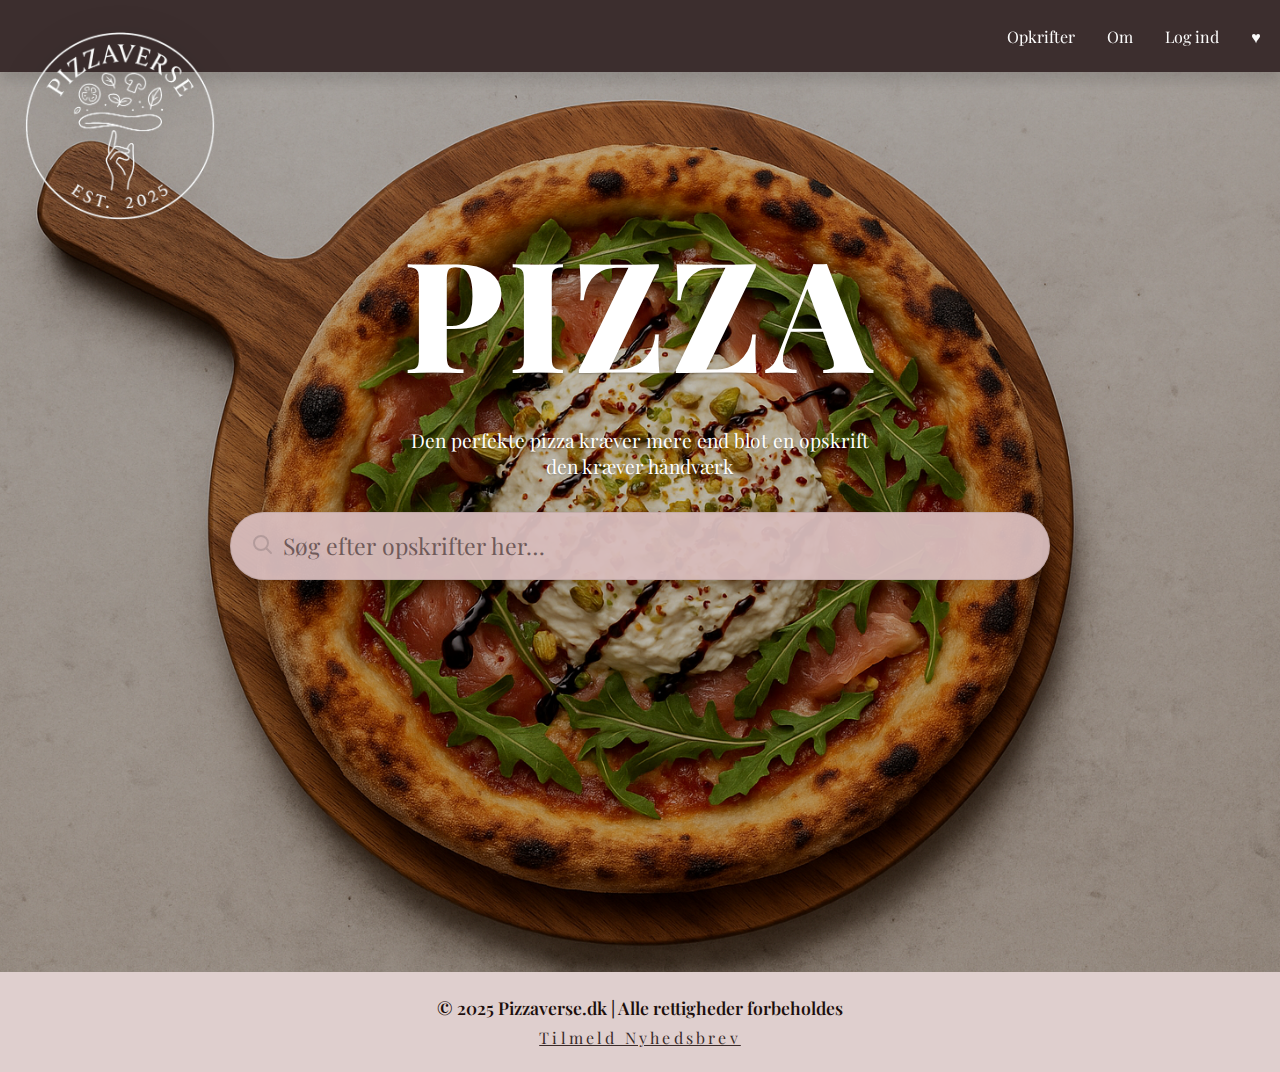
<file: index.html>
<!DOCTYPE html>
<html lang="da">
  <head>
    <meta charset="UTF-8" />
    <meta name="robots" content="index,follow" />
    <meta name="viewport" content="width=device-width, initial-scale=1.0" />

    <!-- favicon -->
    <link
      rel="apple-touch-icon"
      sizes="180x180"
      href="/fav/apple-touch-icon.png"
    />
    <link
      rel="icon"
      type="image/png"
      sizes="32x32"
      href="/fav/favicon-32x32.png"
    />
    <link
      rel="icon"
      type="image/png"
      sizes="16x16"
      href="/fav/favicon-16x16.png"
    />
    <link rel="manifest" href="/fav/site.webmanifest" />

    <!-- Playfair Display -->
    <link
      href="https://fonts.googleapis.com/css2?family=Playfair+Display:wght@400;700;800&display=swap"
      rel="stylesheet"
    />

    <!-- CSS -->
    <link rel="stylesheet" href="generel.css" />
    <link rel="stylesheet" href="layout.css" />

    <!-- JS -->
    <script src="menu.js" defer></script>

    <title>Pizzaverse</title>
  </head>
  <body>
    <!-- HEADER -->
    <header class="site-header">
      <a href="index.html" class="logo-badge" aria-label="Pizzaverse forside">
        <img src="pizzavereselogo-kopi.png" alt="Pizzaverse logo" />
      </a>

      <nav class="site-nav">
        <ul class="menu" id="primary-menu">
          <li>
            <button
              id="opskrifterBtn"
              class="menu-link"
              aria-expanded="false"
              aria-controls="opskrifterPanel"
            >
              Opkrifter
            </button>
          </li>
          <li><a href="om.html">Om</a></li>

          <li>
            <button
              id="loginBtn"
              class="menu-link"
              aria-expanded="false"
              aria-controls="loginPanel"
            >
              Log ind
            </button>
          </li>

          <li>
            <a href="favoritter.html" class="heart" aria-label="Favoritter"
              >♥</a
            >
          </li>
        </ul>

        <button
          class="burger"
          aria-label="Menu"
          aria-expanded="false"
          aria-controls="primary-menu"
        >
          <span class="line"></span><span class="line"></span
          ><span class="line"></span>
        </button>

        <!-- Panel niveau 1 (Opkrifter) -->
        <div
          id="opskrifterPanel"
          class="overlay-panel"
          role="menu"
          aria-labelledby="opskrifterBtn"
        >
          <ul>
            <li><a role="menuitem" href="pizzadej.html">Pizzadej</a></li>
            <li><a role="menuitem" href="#">Sunde pizzavalg</a></li>
            <li><a role="menuitem" href="#">Step it up (hurtig)</a></li>
            <li><a role="menuitem" href="#">Budgetvenlige</a></li>
            <li>
              <a id="raavarerLink" role="menuitem" href="#"
                >De bedste råvarer</a
              >
            </li>
            <li><a role="menuitem" href="#">Kreative & eksklusive</a></li>
            <li><a role="menuitem" href="#">Dessertpizza</a></li>
          </ul>
        </div>

        <!-- Panel niveau 2 (modal ovenpå niveau 1) -->
        <div
          id="raavarerPanel"
          class="overlay-panel overlay-modal"
          role="menu"
          aria-hidden="true"
        >
          <ul>
            <li>
              <a role="menuitem" href="svtrpiz.html">Svampe & Trøffel Pizza</a>
            </li>
            <li><a role="menuitem" href="PaRa.html">Pancetta & Ramsløg</a></li>
            <li>
              <a role="menuitem" href="RiCi.html">Ricotta & Citron Pizza</a>
            </li>
            <li>
              <a role="menuitem" href="MaBu.html">Margherita med Burrata</a>
            </li>
            <li><a role="menuitem" href="PrRu.html">Prosciutto & Rucola</a></li>
          </ul>
        </div>
        <!-- LOGIN panel (overlay som modal) -->
        <div
          id="loginPanel"
          class="overlay-panel overlay-modal"
          role="dialog"
          aria-labelledby="loginTitle"
          aria-modal="true"
          aria-hidden="true"
        >
          <h2 id="loginTitle" style="margin: 0 0 0.25rem">
            Log ind i Pizzaverse
          </h2>
          <p style="opacity: 0.85; margin: 0 0 1rem">
            Udfyld formularen nedenfor med din email og adgangskode.
          </p>

          <form class="login-form" novalidate>
            <h3>Log ind i Pizzaverse</h3>
            <p class="login-intro">
              Udfyld formularen nedenfor med din email og adgangskode.
            </p>

            <label for="loginEmail">Brugernavn eller e-mailadresse</label>
            <input
              id="loginEmail"
              type="email"
              placeholder="fx: navn@mail.dk"
              autocomplete="username"
            />

            <div class="field field--password">
              <label for="loginPwd">Adgangskode</label>
              <input
                id="loginPwd"
                type="password"
                placeholder="••••••••"
                autocomplete="current-password"
              />
              <a class="forgot" href="#">Glemt adgangskode?</a>
            </div>

            <label class="remember">
              <input type="checkbox" id="rememberMe" />
              Husk mig
            </label>

            <a class="signup" href="#">Tilmeld dig nu</a>

            <button class="btn btn-block" type="submit">Log ind</button>
          </form>
        </div>
      </nav>
      <!-- Backdrop (mørk baggrund til niveau 2) -->
      <div id="overlayBackdrop" class="overlay-backdrop" hidden></div>
    </header>

    <!-- HERO -->
    <main>
      <section
        class="forside-baggrund"
        style="--hero: url('pizzabaggrund1-kopi.png')"
      >
        <div class="hero-content">
          <h1>PIZZA</h1>
          <p class="hero-subtitle">
            Den perfekte pizza kræver mere end blot en opskrift<br />
            den kræver håndværk
          </p>

          <form
            class="hero-search"
            role="search"
            action="opskrifter.html"
            method="get"
          >
            <label class="sr-only" for="q">Søg efter opskrifter</label>
            <span class="search-icon" aria-hidden="true">
              <svg viewBox="0 0 24 24" width="24" height="24">
                <circle
                  cx="11"
                  cy="11"
                  r="7"
                  stroke="currentColor"
                  stroke-width="2"
                  fill="none"
                />
                <line
                  x1="16.5"
                  y1="16.5"
                  x2="21"
                  y2="21"
                  stroke="currentColor"
                  stroke-width="2"
                  stroke-linecap="round"
                />
              </svg>
            </span>
            <input
              id="q"
              name="q"
              type="search"
              placeholder="Søg efter opskrifter her…"
            />
            <button type="submit" class="sr-only">Søg</button>
          </form>
        </div>
      </section>
    </main>

    <!-- FOOTER -->
    <footer>
      <p>© 2025 Pizzaverse.dk | Alle rettigheder forbeholdes</p>
      <a href="#" class="nyhedsbrev">Tilmeld Nyhedsbrev</a>
    </footer>
  </body>
</html>
</file>
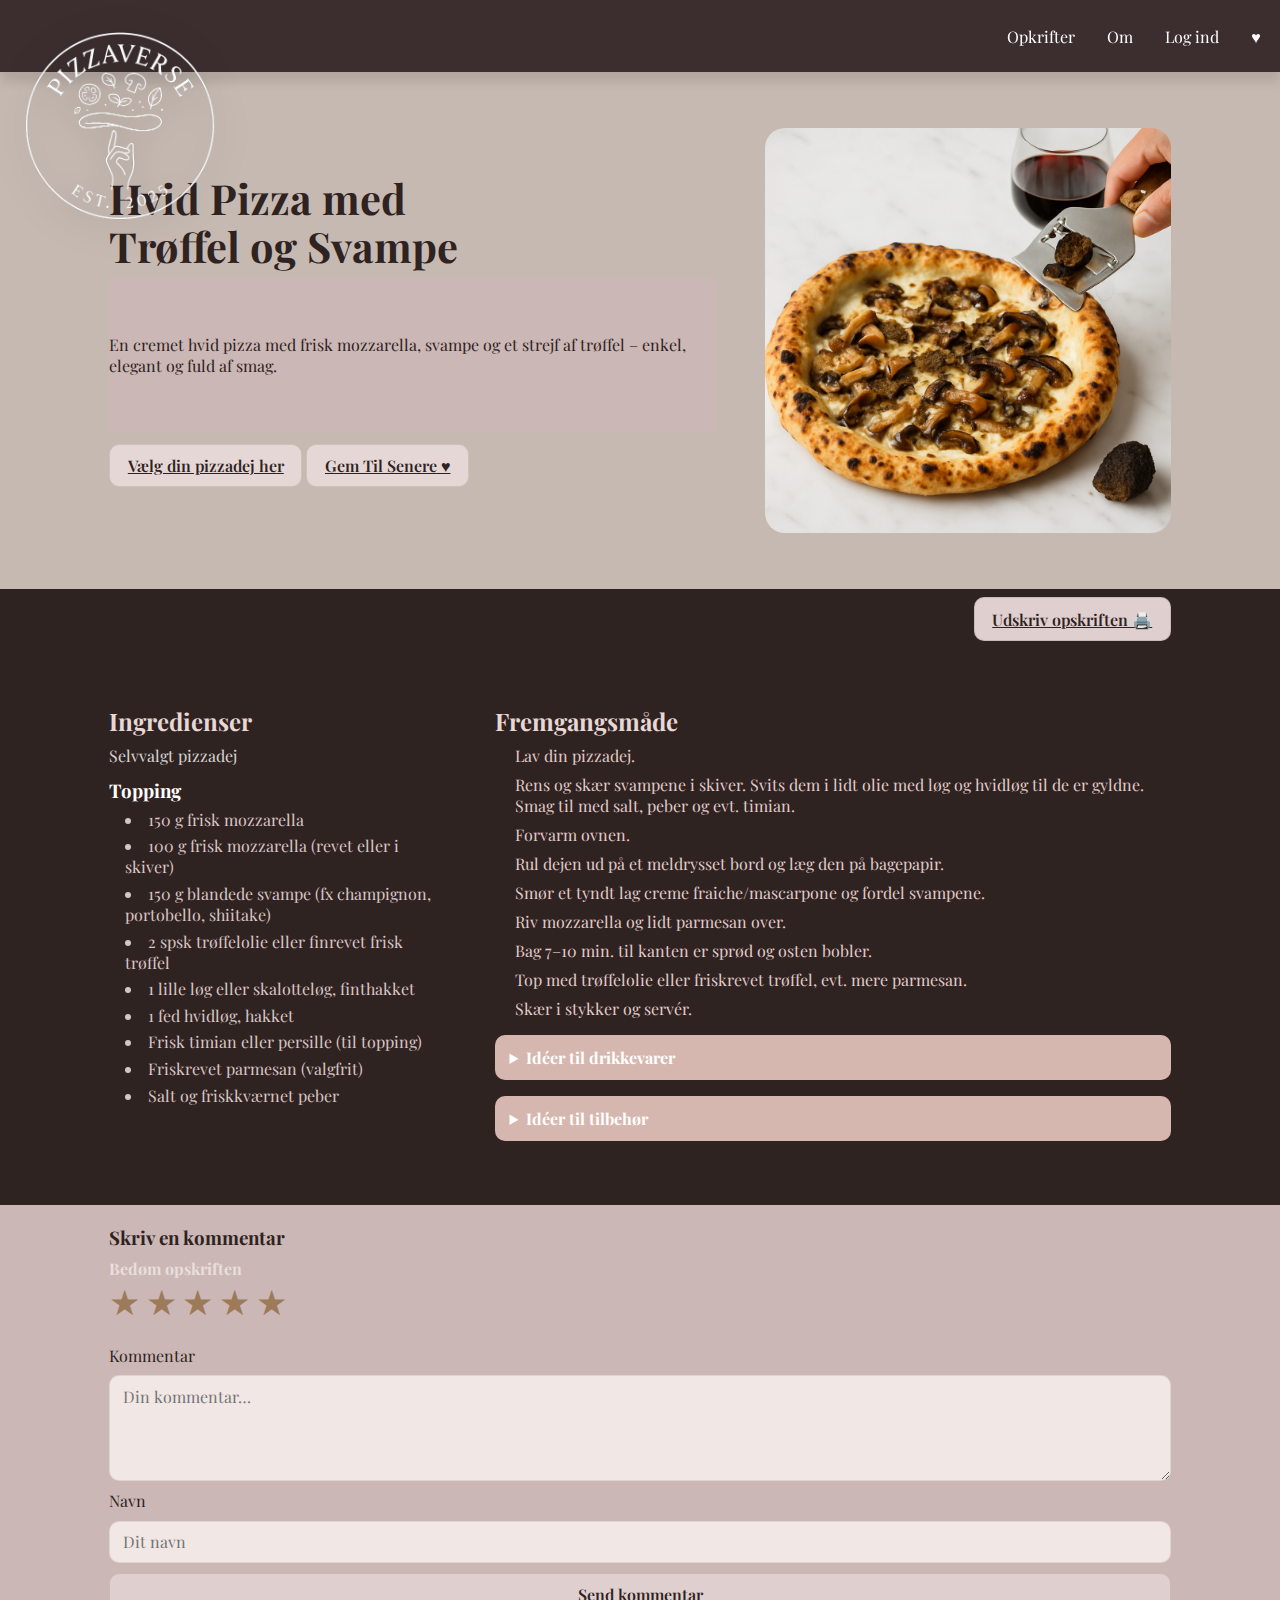
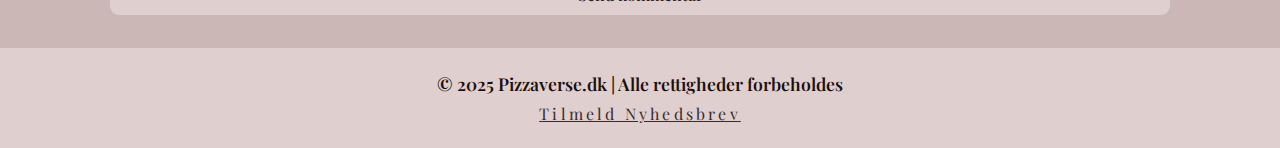
<file: svtrpiz.html>
<!DOCTYPE html>
<html lang="da">
  <head>
    <meta charset="UTF-8" />
    <meta name="robots" content="index,follow" />
    <meta name="viewport" content="width=device-width, initial-scale=1.0" />

    <!-- favicon -->
    <link
      rel="apple-touch-icon"
      sizes="180x180"
      href="/fav/apple-touch-icon.png"
    />
    <link
      rel="icon"
      type="image/png"
      sizes="32x32"
      href="/fav/favicon-32x32.png"
    />
    <link
      rel="icon"
      type="image/png"
      sizes="16x16"
      href="/fav/favicon-16x16.png"
    />
    <link rel="manifest" href="/fav/site.webmanifest" />

    <!-- Playfair Display -->
    <link
      href="https://fonts.googleapis.com/css2?family=Playfair+Display:wght@400;700;800&display=swap"
      rel="stylesheet"
    />

    <!-- CSS -->
    <link rel="stylesheet" href="generel.css" />
    <link rel="stylesheet" href="layout.css" />

    <!-- JS -->
    <script src="menu.js" defer></script>

    <title>Pizzaverse</title>
  </head>
  <body>
    <!-- HEADER -->
    <header class="site-header">
      <a href="index.html" class="logo-badge" aria-label="Pizzaverse forside">
        <img src="pizzavereselogo-kopi.png" alt="Pizzaverse logo" />
      </a>

      <nav class="site-nav">
        <ul class="menu" id="primary-menu">
          <li>
            <button
              id="opskrifterBtn"
              class="menu-link"
              aria-expanded="false"
              aria-controls="opskrifterPanel"
            >
              Opkrifter
            </button>
          </li>
          <li><a href="om.html">Om</a></li>

          <li>
            <button
              id="loginBtn"
              class="menu-link"
              aria-expanded="false"
              aria-controls="loginPanel"
            >
              Log ind
            </button>
          </li>

          <li>
            <a href="favoritter.html" class="heart" aria-label="Favoritter"
              >♥</a
            >
          </li>
        </ul>

        <button
          class="burger"
          aria-label="Menu"
          aria-expanded="false"
          aria-controls="primary-menu"
        >
          <span class="line"></span><span class="line"></span
          ><span class="line"></span>
        </button>

        <!-- Panel niveau 1 (Opkrifter) -->
        <div
          id="opskrifterPanel"
          class="overlay-panel"
          role="menu"
          aria-labelledby="opskrifterBtn"
        >
          <ul>
            <li><a role="menuitem" href="pizzadej.html">Pizzadej</a></li>
            <li><a role="menuitem" href="#">Sunde pizzavalg</a></li>
            <li><a role="menuitem" href="#">Step it up (hurtig)</a></li>
            <li><a role="menuitem" href="#">Budgetvenlige</a></li>
            <li>
              <a id="raavarerLink" role="menuitem" href="#"
                >De bedste råvarer</a
              >
            </li>
            <li><a role="menuitem" href="#">Kreative & eksklusive</a></li>
            <li><a role="menuitem" href="#">Dessertpizza</a></li>
          </ul>
        </div>

        <!-- Panel niveau 2 (modal ovenpå niveau 1) -->
        <div
          id="raavarerPanel"
          class="overlay-panel overlay-modal"
          role="menu"
          aria-hidden="true"
        >
          <ul>
            <li>
              <a role="menuitem" href="svtrpiz.html">Svampe & Trøffel Pizza</a>
            </li>
            <li><a role="menuitem" href="PaRa.html">Pancetta & Ramsløg</a></li>
            <li>
              <a role="menuitem" href="RiCi.html">Ricotta & Citron Pizza</a>
            </li>
            <li>
              <a role="menuitem" href="MaBu.html">Margherita med Burrata</a>
            </li>
            <li><a role="menuitem" href="PrRu.html">Prosciutto & Rucola</a></li>
          </ul>
        </div>
        <!-- LOGIN panel (overlay som modal) -->
        <div
          id="loginPanel"
          class="overlay-panel overlay-modal"
          role="dialog"
          aria-labelledby="loginTitle"
          aria-modal="true"
          aria-hidden="true"
        >
          <h2 id="loginTitle" style="margin: 0 0 0.25rem">
            Log ind i Pizzaverse
          </h2>
          <p style="opacity: 0.85; margin: 0 0 1rem">
            Udfyld formularen nedenfor med din email og adgangskode.
          </p>

          <form class="login-form" novalidate>
            <h3>Log ind i Pizzaverse</h3>
            <p class="login-intro">
              Udfyld formularen nedenfor med din email og adgangskode.
            </p>

            <label for="loginEmail">Brugernavn eller e-mailadresse</label>
            <input
              id="loginEmail"
              type="email"
              placeholder="fx: navn@mail.dk"
              autocomplete="username"
            />

            <div class="field field--password">
              <label for="loginPwd">Adgangskode</label>
              <input
                id="loginPwd"
                type="password"
                placeholder="••••••••"
                autocomplete="current-password"
              />
              <a class="forgot" href="#">Glemt adgangskode?</a>
            </div>

            <label class="remember">
              <input type="checkbox" id="rememberMe" />
              Husk mig
            </label>

            <a class="signup" href="#">Tilmeld dig nu</a>

            <button class="btn btn-block" type="submit">Log ind</button>
          </form>
        </div>
      </nav>
      <!-- Backdrop (mørk baggrund til niveau 2) -->
      <div id="overlayBackdrop" class="overlay-backdrop" hidden></div>
    </header>
    <main>
      <section class="recipe-hero">
        <div class="container recipe-grid">
          <div class="recipe-text">
            <h1>Hvid Pizza med<br />Trøffel og Svampe</h1>
            <p class="lede">
              En cremet hvid pizza med frisk mozzarella, svampe og et strejf af
              trøffel – enkel, elegant og fuld af smag.
            </p>
            <a
              href="pizzadej.html"
              class="btn btn--ghost"
              style="margin-top: 0.75rem"
              >Vælg din pizzadej her</a
            >
            <a href="index.html" class="gemfavrit" style="margin-top: 0.75rem"
              >Gem Til Senere ♥</a
            >
          </div>
          <figure class="recipe-image">
            <img
              src="Trøfler.png"
              alt="Svampe & trøffel pizza (indsæt selv)"
            />
          </figure>
        </div>
      </section>

      <div
        class="container"
        style="display: flex; justify-content: flex-end; margin-top: 0.5rem"
      >
        <a
          href="javascript:window.print()"
          class="btn"
          aria-label="Udskriv opskriften"
          >Udskriv opskriften 🖨️</a
        >
      </div>

      <section class="recipe-body">
        <div class="container recipe-columns">
          <aside>
            <h2>Ingredienser</h2>
            <p style="opacity: 0.8; margin: 0.25rem 0 0.75rem">
              Selvvalgt pizzadej
            </p>

            <h3 style="margin: 0.6rem 0 0.35rem">Topping</h3>
            <ul class="ingredients">
              <li>150 g frisk mozzarella</li>
              <li>100 g frisk mozzarella (revet eller i skiver)</li>
              <li>
                150 g blandede svampe (fx champignon, portobello, shiitake)
              </li>
              <li>2 spsk trøffelolie eller finrevet frisk trøffel</li>
              <li>1 lille løg eller skalotteløg, finthakket</li>
              <li>1 fed hvidløg, hakket</li>
              <li>Frisk timian eller persille (til topping)</li>
              <li>Friskrevet parmesan (valgfrit)</li>
              <li>Salt og friskkværnet peber</li>
            </ul>
          </aside>

          <article>
            <h2>Fremgangsmåde</h2>
            <ol class="steps">
              <li>Lav din pizzadej.</li>
              <li>
                Rens og skær svampene i skiver. Svits dem i lidt olie med løg og
                hvidløg til de er gyldne. Smag til med salt, peber og evt.
                timian.
              </li>
              <li>Forvarm ovnen.</li>
              <li>
                Rul dejen ud på et meldrysset bord og læg den på bagepapir.
              </li>
              <li>
                Smør et tyndt lag creme fraiche/mascarpone og fordel svampene.
              </li>
              <li>Riv mozzarella og lidt parmesan over.</li>
              <li>Bag 7–10 min. til kanten er sprød og osten bobler.</li>
              <li>
                Top med trøffelolie eller friskrevet trøffel, evt. mere
                parmesan.
              </li>
              <li>Skær i stykker og servér.</li>
            </ol>

            <div class="ideas">
              <details>
                <summary>Idéer til drikkevarer</summary>
                <ul>
                  <li>Tør prosecco</li>
                  <li>Lys, sprød hvidvin</li>
                  <li>Let, frugtig øl</li>
                </ul>
              </details>
              <details>
                <summary>Idéer til tilbehør</summary>
                <ul>
                  <li>Sprød salat med citron</li>
                  <li>Bagt spidskål med burrata</li>
                  <li>Marinerede oliven</li>
                </ul>
              </details>
            </div>
          </article>
        </div>
      </section>

      <!-- Kommentar + rating (uændret fra din version) -->
      <section class="comment">
        <div class="container">
          <h3>Skriv en kommentar</h3>
          <form class="comment-form">
            <div class="rating-wrap">
              <p class="rating-title">Bedøm opskriften</p>
              <div
                class="rating"
                role="radiogroup"
                aria-label="Bedøm opskriften fra 1 til 5 stjerner"
              >
                <input type="radio" id="star5" name="rating" value="5" />
                <label for="star5" title="5 stjerner">★</label>
                <input type="radio" id="star4" name="rating" value="4" />
                <label for="star4" title="4 stjerner">★</label>
                <input type="radio" id="star3" name="rating" value="3" />
                <label for="star3" title="3 stjerner">★</label>
                <input type="radio" id="star2" name="rating" value="2" />
                <label for="star2" title="2 stjerner">★</label>
                <input type="radio" id="star1" name="rating" value="1" />
                <label for="star1" title="1 stjerne">★</label>
              </div>
              <span
                id="ratingValue"
                class="rating-value"
                aria-live="polite"
              ></span>
            </div>

            <label for="comment">Kommentar</label>
            <textarea
              id="comment"
              rows="4"
              placeholder="Din kommentar…"
            ></textarea>

            <label for="name">Navn</label>
            <input id="name" type="text" placeholder="Dit navn" />

            <button class="btn" type="submit">Send kommentar</button>
          </form>
        </div>
      </section>
    </main>

    <footer>
      <p>© 2025 Pizzaverse.dk | Alle rettigheder forbeholdes</p>
      <a href="#" class="nyhedsbrev">Tilmeld Nyhedsbrev</a>
    </footer>
  </body>
</html>
</file>
<file: layout.css>
/* ===============================
   Variabler
=================================*/
:root {
  --header-h: 72px; /* header-højde (bruges til placering af paneler) */
}

/* ===============================
       Header + logo
    =================================*/
.site-header {
  position: sticky;
  top: 0;
  z-index: 100;
  display: flex;
  align-items: center;
  justify-content: flex-end;
  height: var(--header-h);
  padding: 0 1.2rem;
  padding-left: clamp(120px, 12vw, 180px); /* plads til logo */
  background: var(--header);
  box-shadow: 0 10px 10px rgba(0, 0, 0, 0.1);
  overflow: visible; /* logo må “hænge” ud */
}

.logo-badge {
  position: absolute;
  left: clamp(12px, 2vw, 24px);
  bottom: -150px; /* overlapper hero */
  width: clamp(120px, 15vw, 200px);
  aspect-ratio: 1 / 1;
  z-index: 200;
}
.logo-badge img {
  width: 100%;
  height: 100%;
  object-fit: contain;
  filter: drop-shadow(0 6px 18px rgba(0, 0, 0, 0.35));
}

/* ===============================
       Navigation
    =================================*/
.site-nav {
  position: relative;
  display: flex;
  align-items: center;
  gap: 1rem;
}

.menu {
  display: flex;
  gap: 2rem;
  align-items: center;
  margin: 0;
  padding: 0;
}

.menu a,
.menu .menu-link {
  color: var(--link);
  text-decoration: none;
  background: none;
  border: 0;
  cursor: pointer;
  transition: color 0.2s ease;
  font: inherit;
}

.menu a:hover,
.menu .menu-link:hover,
.menu a:focus-visible,
.menu .menu-link:focus-visible {
  color: var(--link-hover);
}
.menu a:active,
.menu .menu-link:active {
  color: var(--link-active);
}

/* Markér “Opkrifter” når panelet er åbent */
#opskrifterBtn[aria-expanded="true"] {
  color: var(--link-active) !important;
}

/* Burger */
.burger {
  display: none;
  background: none;
  border: 0;
  cursor: pointer;
  padding: 0.4rem;
}
.burger .line {
  width: 28px;
  height: 2px;
  background: #fff;
  display: block;
  transition: transform 0.2s, opacity 0.2s;
}
.burger .line + .line {
  margin-top: 6px;
}

/* ===============================
       Overlay niveau 1 (Opkrifter)
       – panel under nav på desktop
    =================================*/
.overlay-panel {
  position: absolute;
  top: 100%;
  right: 0;
  min-width: 280px;
  padding: 12px 14px;
  background: var(--panel-bg);
  color: var(--panel-text);
  border-radius: 14px;
  box-shadow: var(--shadow);
  display: none;
  z-index: 1200; /* over sideindhold */
  max-height: 80vh;
  overflow: auto;
  overscroll-behavior: contain;
  -webkit-overflow-scrolling: touch;
}
.overlay-panel.open {
  display: block;
}

.overlay-panel ul {
  display: grid;
  gap: 10px;
}
.overlay-panel a {
  color: inherit;
  padding: 8px 10px;
  border-radius: 8px;
  display: block;
}
.overlay-panel a:hover {
  background: rgba(0, 0, 0, 0.06);
}

/* “De bedste råvarer” skal ligne et link */
#raavarerLink {
  font: inherit;
  color: inherit;
  text-decoration: none;
  padding: 8px 10px;
  display: block;
  border-radius: 8px;
}
#raavarerLink:hover {
  background: rgba(0, 0, 0, 0.06);
}

/* ===============================
       Overlay niveau 2 som MODAL
       + backdrop (mørk baggrund)
    =================================*/
.overlay-backdrop {
  position: fixed;
  inset: 0;
  background: rgba(0, 0, 0, 0.38);
  opacity: 0;
  pointer-events: none;
  transition: opacity 0.18s ease;
  z-index: 2000; /* UNDER modal, OVER alt andet */
}
.overlay-backdrop.show {
  opacity: 1;
  pointer-events: auto;
}

.overlay-modal {
  position: fixed;
  left: 50%;
  top: calc(var(--header-h) + 24px); /* under header */
  transform: translateX(-50%);
  width: min(460px, 92vw);
  background: var(--panel-bg);
  color: var(--panel-text);
  border-radius: 14px;
  box-shadow: var(--shadow);
  display: none;
  z-index: 2002; /* over backdrop */
  padding: 12px 14px;
}
.overlay-modal.open {
  display: block;
}

/* Lås scroll når modal er åben */
html.menu-open,
html.menu-open body {
  overflow: hidden;
}

/* ===============================
       Hero (forside)
    =================================*/
.forside-baggrund {
  position: relative;
  width: 100%;
  min-height: 100vh;
  background: var(--hero, url("pizzabaggrund1-kopi.png")) center / cover
    no-repeat;
  display: grid;
  isolation: isolate;
}
.forside-baggrund::after {
  content: "";
  position: absolute;
  inset: 0;
  background: rgba(0, 0, 0, 0.25);
  z-index: 0;
}

.hero-content {
  justify-self: center;
  text-align: center;
  margin-top: clamp(60px, 15vh, 220px);
  max-width: min(1100px, 92vw);
  z-index: 1;
}

.forside-baggrund h1 {
  font-weight: 800;
  letter-spacing: 0.03em;
  font-size: clamp(3.5rem, 12vw, 10rem);
  text-shadow: 0 1px 2px rgba(0, 0, 0, 0.25);
  margin: 0 0 1rem;
}

.hero-subtitle {
  font-weight: 400;
  font-size: clamp(1rem, 2vw, 1.2rem);
  line-height: 1.35;
  margin-bottom: 2rem;
  text-shadow: 0 1px 2px rgba(0, 0, 0, 0.25);
}

.hero-search {
  position: relative;
  width: min(820px, 70vw);
}
.hero-search .search-icon {
  position: absolute;
  left: 1.25rem;
  top: 50%;
  transform: translateY(-50%);
  color: #b39b9b;
  pointer-events: none;
  transition: color 0.2s, transform 0.2s;
}
.hero-search input {
  width: 100%;
  border: 1px solid rgba(0, 0, 0, 0.08);
  border-radius: 999px;
  padding: 1.1rem 1.5rem 1.1rem 3.25rem;
  background: rgba(216, 189, 189, 0.95);
  color: #3a2c2a;
  font-size: clamp(1rem, 1.8vw, 1.6rem);
  box-shadow: 0 6px 18px rgba(0, 0, 0, 0.15);
  transition: background-color 0.2s, box-shadow 0.25s, border-color 0.2s;
}
.hero-search input::placeholder {
  color: #6f5a5a;
  opacity: 1;
  transition: color 0.2s;
}
.hero-search:hover input {
  background: rgba(245, 237, 237, 0.98);
  box-shadow: 0 10px 28px rgba(0, 0, 0, 0.22);
}
.hero-search:focus-within input {
  background: rgba(255, 255, 255, 0.98);
  border-color: var(--link-active);
  box-shadow: 0 0 0 3px rgba(205, 186, 180, 0.35),
    0 10px 28px rgba(0, 0, 0, 0.22);
}
.hero-search:hover .search-icon,
.hero-search:focus-within .search-icon {
  color: #3a2c2a;
  transform: scale(1.08);
}

/* ===============================
       Footer
    =================================*/
footer {
  background: var(--footer-bg);
  color: var(--footer-text);
  text-align: center;
  padding: 1.5rem 0;
}
footer p {
  margin: 0;
  font-size: 1.1rem;
  font-weight: 600;
}
footer .nyhedsbrev {
  display: block;
  margin-top: 0.5rem;
  color: #3a2c2a;
  letter-spacing: 0.2rem;
  transition: color 0.3s;
}
footer .nyhedsbrev:hover {
  color: #6a4c47;
}

/* ===============================
       Pizzadej-side (sektioner/kort)
    =================================*/
.lede {
  background: #cbb7b5;
  padding: clamp(28px, 6vw, 56px) 0;
  color: #2f2322;
}
.lede-inner {
  display: grid;
  grid-template-columns: 1.2fr 0.8fr;
  align-items: center;
  gap: clamp(20px, 5vw, 48px);
  max-width: 1100px;
  margin: 0 auto;
  padding: 0 1.2rem;
}
.lede-text h1 {
  color: #2f2322;
  font-size: clamp(2rem, 5.2vw, 3.2rem);
  line-height: 1.1;
  margin-bottom: 0.5rem;
}
.lede-kicker,
.lede-sub {
  color: #2f2322;
  opacity: 0.85;
}
.lede-sub {
  margin-bottom: 1rem;
}
.lede-image img {
  width: 100%;
  border-radius: 22px;
}

.section {
  padding: clamp(32px, 7vw, 72px) 0;
}
.section--marble {
  background: #efe7e2;
}
.section--alt {
  background: #cbb7b5;
}
.section-head {
  text-align: center;
  margin-bottom: clamp(16px, 3vw, 24px);
  color: #2f2322;
}
.section-head h2 {
  font-size: clamp(1.6rem, 3.8vw, 2.2rem);
}

.cards {
  display: grid;
  gap: clamp(18px, 3vw, 28px);
}
.cards--3 {
  grid-template-columns: repeat(3, minmax(0, 1fr));
}

.card {
  text-align: center;
  color: #2f2322;
}
.card img {
  width: 220px;
  height: 220px;
  object-fit: cover;
  border-radius: 24px;
  margin: 0 auto 1rem;
}
.card h3 {
  margin-bottom: 0.35rem;
  font-size: clamp(1.05rem, 2.2vw, 1.25rem);
}
.card p {
  opacity: 0.9;
  max-width: 38ch;
  margin: 0 auto 1rem;
}

.btn {
  display: inline-block;
  padding: 0.65rem 1.1rem;
  background: #dfcfce;
  color: #2f2322;
  border-radius: 10px;
  border: 1px solid rgba(0, 0, 0, 0.1);
  font-weight: 600;
  transition: transform 0.15s, box-shadow 0.2s, background-color 0.2s;
}
.btn:hover {
  transform: translateY(-1px);
  box-shadow: 0 8px 18px rgba(0, 0, 0, 0.15);
  background: #b49d9b;
}
.btn--ghost {
  background: #e5d7d6;
}
.gemfavrit {
  display: inline-block;
  padding: 0.65rem 1.1rem;
  background: #dfcfce;
  color: #2f2322;
  border-radius: 10px;
  border: 1px solid rgba(0, 0, 0, 0.1);
  font-weight: 600;
  transition: transform 0.15s, box-shadow 0.2s, background-color 0.2s;
}

.gemfavrit:hover {
  transform: translateY(-1px);
  box-shadow: 0 8px 18px rgba(0, 0, 0, 0.15);
  background: #b49d9b;
}
.gemfavrit {
  background: #e5d7d6;
}

/* ===============================
       Opskrift-side (svtrpiz)
    =================================*/
.recipe-hero {
  background: #c6b9b1;
  padding: clamp(24px, 6vw, 56px) 0;
  color: #2f2322;
}
.recipe-grid {
  display: grid;
  grid-template-columns: 1.2fr 0.8fr;
  gap: clamp(20px, 4vw, 48px);
  align-items: center;
}
.recipe-text h1 {
  font-size: clamp(1.8rem, 4.8vw, 2.6rem);
  line-height: 1.15;
  margin-bottom: 0.5rem;
}
.recipe-image img {
  width: 100%;
  border-radius: 20px;
}

.recipe-body {
  padding: clamp(28px, 6vw, 64px) 0;
}
.recipe-columns {
  display: grid;
  grid-template-columns: 1fr 2fr;
  gap: clamp(20px, 4vw, 48px);
}
.recipe-columns h2 {
  color: #e7d7d5;
  margin-bottom: 0.5rem;
}
.ingredients {
  color: #e8d8d7;
  opacity: 0.9;
  display: grid;
  gap: 0.35rem;
  padding-left: 1rem;
  list-style: disc inside;
}
.steps {
  color: #ead4d2;
  opacity: 0.95;
  display: grid;
  gap: 0.5rem;
  padding-left: 1.25rem;
}
.ideas details {
  margin-top: 1rem;
  background: #d6b7af;
  padding: 0.75rem 0.9rem;
  border-radius: 10px;
}
.ideas summary {
  cursor: pointer;
  font-weight: 700;
}

.comment {
  background: #cbb7b5;
  color: #2f2322;
  padding: 1.25rem 0 2rem;
}
.comment-form {
  display: grid;
  gap: 0.6rem;
}
.comment-form textarea,
.comment-form input {
  background: #f1e7e5;
  border: 1px solid rgba(0, 0, 0, 0.08);
  border-radius: 10px;
  padding: 0.6rem 0.8rem;
}
/* Stjerne-rating */
.rating-wrap {
  margin: 0.5rem 0 1rem;
}
.rating-title {
  margin: 0 0 0.25rem;
  color: #eadedc;
  font-weight: 700;
}

/* container: reverse rækkefølge så vi kan farve "alle til venstre" med ~ */
.rating {
  display: inline-flex;
  flex-direction: row-reverse;
  gap: 0.35rem;
  line-height: 1;
}

/* skjul radioer, men bevar tilgængelighed */
.rating input {
  position: absolute;
  inline-size: 1px;
  block-size: 1px;
  overflow: hidden;
  clip-path: inset(50%);
  white-space: nowrap;
  border: 0;
  padding: 0;
  margin: 0;
}

/* selve stjernen */
.rating label {
  cursor: pointer;
  font-size: 2.2rem; /* størrelse på stjerner */
  color: #9d7b5a; /* slukket/brunlig */
  transition: color 0.18s ease, transform 0.12s ease;
  user-select: none;
}

/* hover: den, og alle til venstre (pga. row-reverse) */
.rating label:hover,
.rating label:hover ~ label {
  color: #d4af37; /* guld når man hover */
  transform: translateY(-1px);
}

/* valgt (checked): farv den og alle til venstre */
.rating input:checked ~ label {
  color: #c8a600; /* guld når valgt */
}

/* tastatur-focus på den stjerne radioen repræsenterer */
.rating input:focus + label {
  outline: 2px solid #cdbab4;
  outline-offset: 2px;
  border-radius: 6px;
}

.rating-value {
  margin-left: 0.5rem;
  color: #eadedc;
  font-size: 0.95rem;
  opacity: 0.85;
}

/* ===============================
       Responsiv
    =================================*/
@media (max-width: 980px) {
  .lede-inner {
    grid-template-columns: 1fr;
  }
  .lede-image {
    order: -1;
  }
  .cards--3 {
    grid-template-columns: 1fr;
  }
  .recipe-grid {
    grid-template-columns: 1fr;
  }
  .recipe-columns {
    grid-template-columns: 1fr;
  }
}

@media (max-width: 768px) {
  /* burger vises */
  .burger {
    display: inline-block;
  }
  .site-header {
    z-index: 999;
  }

  /* fold-ud fra burger */
  .menu {
    display: none;
    position: absolute;
    top: 100%;
    right: 0;
    width: 230px;
    padding: 0.75rem 1rem;
    flex-direction: column;
    gap: 0.5rem;
    background: var(--header);
    border-radius: 12px;
    box-shadow: var(--shadow);
    z-index: 1000; /* UNDER vores overlay (2000+) */
  }
  .site-nav.active .menu {
    display: flex;
  }

  /* burger -> kryds */
  .burger.active .line:nth-child(1) {
    transform: translateY(8px) rotate(45deg);
  }
  .burger.active .line:nth-child(2) {
    opacity: 0;
  }
  .burger.active .line:nth-child(3) {
    transform: translateY(-8px) rotate(-45deg);
  }

  /* flyt niveau 1 (Opkrifter) ud som fixed så den ikke skjules */
  #opskrifterPanel {
    position: fixed;
    left: 12px;
    right: 12px;
    top: calc(var(--header-h) + 8px);
    min-width: 0;
    width: auto;
    z-index: 2001; /* over burgerens dropdown */
  }

  /* modal lidt højere på mobil og næsten fuldbredde */
  .overlay-modal {
    top: calc(var(--header-h) + 20px);
    width: calc(100vw - 24px);
  }

  /* logo større og længere ned i hero */
  :root {
    --header-h: 64px;
  } /* lidt lavere header på mobil */
  .site-header {
    height: var(--header-h);
  }
  .logo-badge {
    width: 160px;
    bottom: -110px;
    left: 14px;
  }
}

/* Mindre bevægelse */
@media (prefers-reduced-motion: reduce) {
  * {
    transition: none !important;
  }
}
/* ===== Login-panel (genbruger overlay-modal) ===== */
.login-form {
  display: grid;
  gap: 0.8rem;
}
.login-label {
  font-weight: 700;
  color: var(--panel-text);
}
.login-input {
  width: 100%;
  background: #eee3e1;
  border: 1px solid rgba(0, 0, 0, 0.12);
  border-radius: 12px;
  padding: 0.9rem 1rem;
  color: #2f2322;
  box-shadow: 0 2px 0 rgba(0, 0, 0, 0.08) inset;
}
.login-input::placeholder {
  color: #8a7e7c;
}
.login-input:focus {
  outline: 2px solid #cdbab4;
  outline-offset: 2px;
}

.login-row {
  display: flex;
  align-items: center;
  justify-content: space-between;
  gap: 0.75rem;
  flex-wrap: wrap;
  margin-top: 0.25rem;
  margin-bottom: 0.25rem;
}
.remember {
  display: inline-flex;
  gap: 0.5rem;
  align-items: center;
}
.login-links a {
  color: var(--panel-text);
  text-decoration: underline;
}
.login-links a:hover {
  opacity: 0.8;
}
/* --- Login form layout --- */
#loginPanel .login-form {
  display: grid;
  gap: 10px;
}

#loginPanel .login-form h3 {
  margin: 0 0 2px;
}

#loginPanel .login-form .login-intro {
  margin: 0 0 10px;
  opacity: 0.9;
}

/* Ens spacing for felter */
#loginPanel .login-form label {
  font-weight: 700;
  margin-top: 6px;
}
#loginPanel .login-form input[type="email"],
#loginPanel .login-form input[type="password"] {
  width: 100%;
  padding: 0.7rem 0.9rem;
  border-radius: 12px;
  border: 1px solid rgba(0, 0, 0, 0.18);
  background: rgba(0, 0, 0, 0.06);
  box-shadow: 0 2px 0 rgba(0, 0, 0, 0.12) inset;
}

/* Password-felt med "glemt" lige under, højrejusteret */
#loginPanel .field--password .forgot {
  display: block;
  text-align: right;
  margin-top: 6px; /* tæt på feltet */
  font-weight: 600;
  text-decoration: none;
}
#loginPanel .field--password .forgot:hover {
  text-decoration: underline;
}

/* Husk mig lige efter password-sektionen (højere oppe) */
#loginPanel .remember {
  display: inline-flex;
  align-items: center;
  gap: 0.45rem;
  margin-top: 4px; /* lille afstand under "glemt" */
  user-select: none;
}

/* "Tilmeld dig nu" lige over knappen, venstrejusteret */
#loginPanel .signup {
  display: inline-block;
  margin-top: 6px;
  font-weight: 700;
  text-decoration: none;
}
#loginPanel .signup:hover {
  text-decoration: underline;
}

/* Knap i fuld bredde, under signup-linket */
#loginPanel .btn-block {
  width: 100%;
  margin-top: 6px;
}
</file>
<file: generel.css>
/* ===== Reset (let) ===== */
*,
*::before,
*::after {
  box-sizing: border-box;
  margin: 0;
  padding: 0;
}
img {
  max-width: 100%;
  height: auto;
  display: block;
}
ul,
ol {
  list-style: none;
}
button,
input,
select,
textarea {
  font: inherit;
  color: inherit;
  background: none;
  border: none;
  outline: none;
}
html,
body {
  height: 100%;
  scroll-behavior: smooth;
}

/* ===== Variabler ===== */
:root {
  --bg: #2f2322;
  --header: #3c2e2e;
  --text: #ffffff;

  --panel-bg: #ffece4;
  --panel-text: #3a2c2a;

  --link: #fcfcfc;
  --link-hover: #e6dad7;
  --link-active: #cdbab4;

  --footer-bg: #dfcfce;
  --footer-text: #1d0f0d;

  --shadow: 0 12px 24px rgba(0, 0, 0, 0.25);
}

body {
  font-family: "Playfair Display", serif;
  color: var(--text);
  background: var(--bg);
}

/* Reusable container */
.container {
  max-width: 1100px;
  margin: 0 auto;
  padding: 0 1.2rem;
}

/* Skærmlæser kun-tekst */
.sr-only {
  position: absolute;
  width: 1px;
  height: 1px;
  padding: 0;
  margin: -1px;
  overflow: hidden;
  clip: rect(0, 0, 0, 0);
  white-space: nowrap;
  border: 0;
}
</file>
